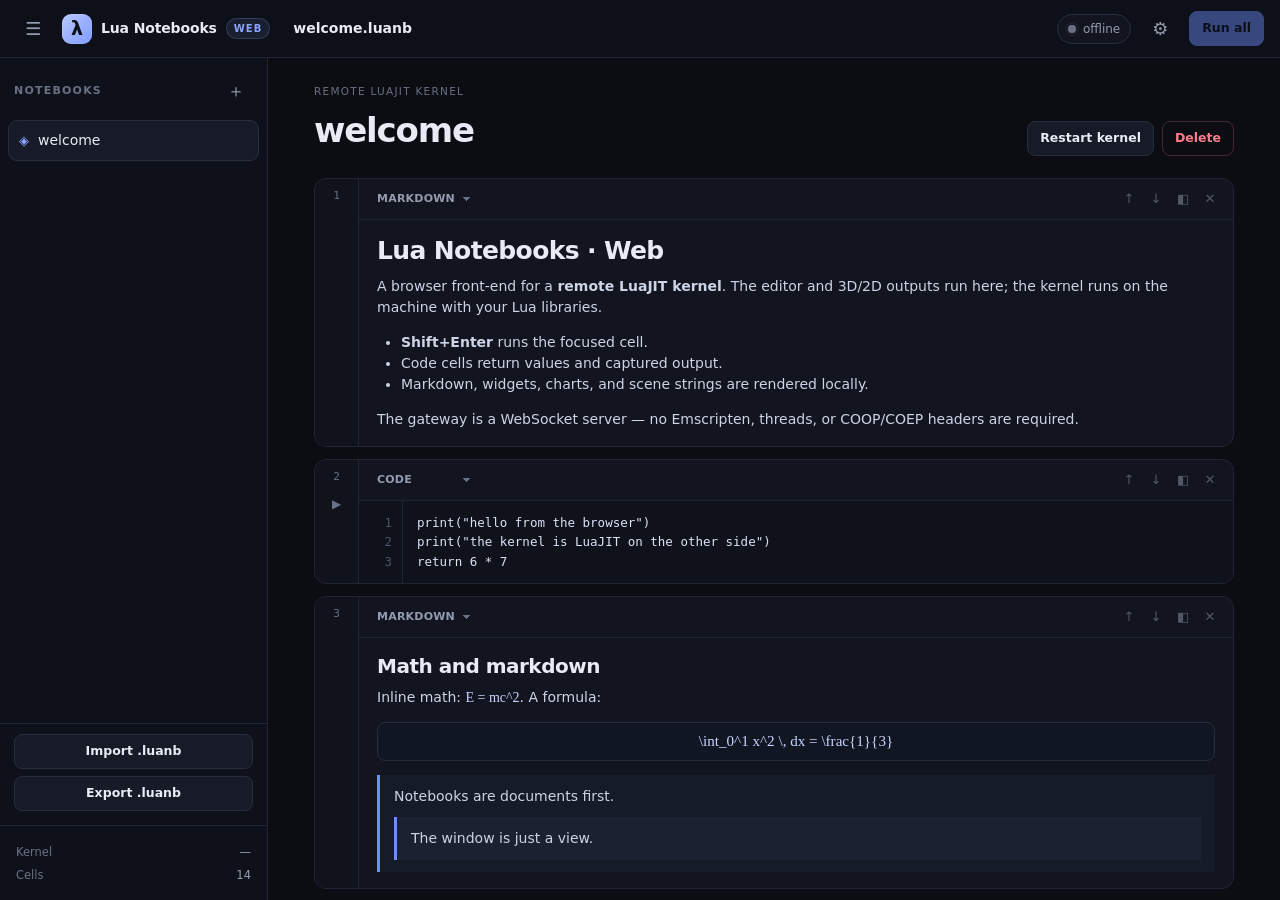
<file: webapp/index.html>
<!doctype html>
<html lang="en">
<head>
  <meta charset="utf-8">
  <meta name="viewport" content="width=device-width, initial-scale=1">
  <title>Lua Notebooks · Web</title>
  <link rel="stylesheet" href="css/app.css">
</head>
<body>
  <header class="topbar">
    <button class="icon-button" id="sidebar-toggle" title="Toggle notebooks" aria-label="Toggle notebooks">☰</button>
    <div class="brand">
      <span class="brand-mark">λ</span>
      <span class="brand-name">Lua Notebooks</span>
      <span class="brand-tag">web</span>
    </div>
    <input class="title-input" id="notebook-title" aria-label="Notebook title" spellcheck="false">
    <div class="topbar-spacer"></div>
    <div class="connection" id="connection">
      <span class="status-dot" id="status-dot"></span>
      <span class="status-label" id="status-label">offline</span>
    </div>
    <button class="icon-button" id="settings-button" title="Kernel settings" aria-label="Kernel settings">⚙</button>
    <button class="button button-primary" id="run-all" title="Run all code cells">Run all</button>
  </header>

  <div class="workspace">
    <aside class="sidebar" id="sidebar">
      <div class="sidebar-head">
        <h2>Notebooks</h2>
        <button class="icon-button" id="new-notebook" title="New notebook" aria-label="New notebook">＋</button>
      </div>
      <div class="notebook-list" id="notebook-list"></div>
      <div class="sidebar-actions">
        <button class="button" id="import-notebook">Import .luanb</button>
        <button class="button" id="export-notebook">Export .luanb</button>
        <input type="file" id="file-input" accept=".luanb,application/json" hidden>
      </div>
      <div class="sidebar-foot">
        <div class="foot-row"><span>Kernel</span><strong id="kernel-runtime">—</strong></div>
        <div class="foot-row"><span>Cells</span><strong id="cell-count">0</strong></div>
      </div>
    </aside>

    <main class="main" id="main">
      <div class="notebook-header">
        <div>
          <div class="eyebrow">Remote LuaJIT kernel</div>
          <h1 id="notebook-heading">Untitled</h1>
        </div>
        <div class="notebook-actions">
          <button class="button" id="restart-kernel">Restart kernel</button>
          <button class="button button-danger-ghost" id="delete-notebook">Delete</button>
        </div>
      </div>
      <div class="cells" id="cells"></div>
      <div class="cell-add">
        <button class="button button-primary-ghost" data-add="code">＋ Code cell</button>
        <button class="button" data-add="markdown">＋ Markdown cell</button>
      </div>
      <footer class="page-foot">
        <span>Shift+Enter run cell</span>
        <span>Ctrl/Cmd+S save</span>
        <span id="save-status">saved locally</span>
      </footer>
    </main>
  </div>

  <dialog class="dialog" id="settings-dialog">
    <form method="dialog" class="dialog-form" id="settings-form">
      <h2>Kernel connection</h2>
      <p class="muted">The gateway runs the LuaJIT kernel on the machine that has your libraries.</p>
      <label class="field">
        <span>WebSocket URL</span>
        <input id="ws-url" name="ws" spellcheck="false" placeholder="ws://127.0.0.1:8765">
      </label>
      <div class="dialog-actions">
        <button class="button" type="button" id="cancel-settings">Cancel</button>
        <button class="button button-primary" type="submit" id="connect-button">Connect</button>
      </div>
    </form>
  </dialog>

  <div class="toast" id="toast" role="status" aria-live="polite"></div>
  <script type="module" src="js/app.js"></script>
</body>
</html>
</file>
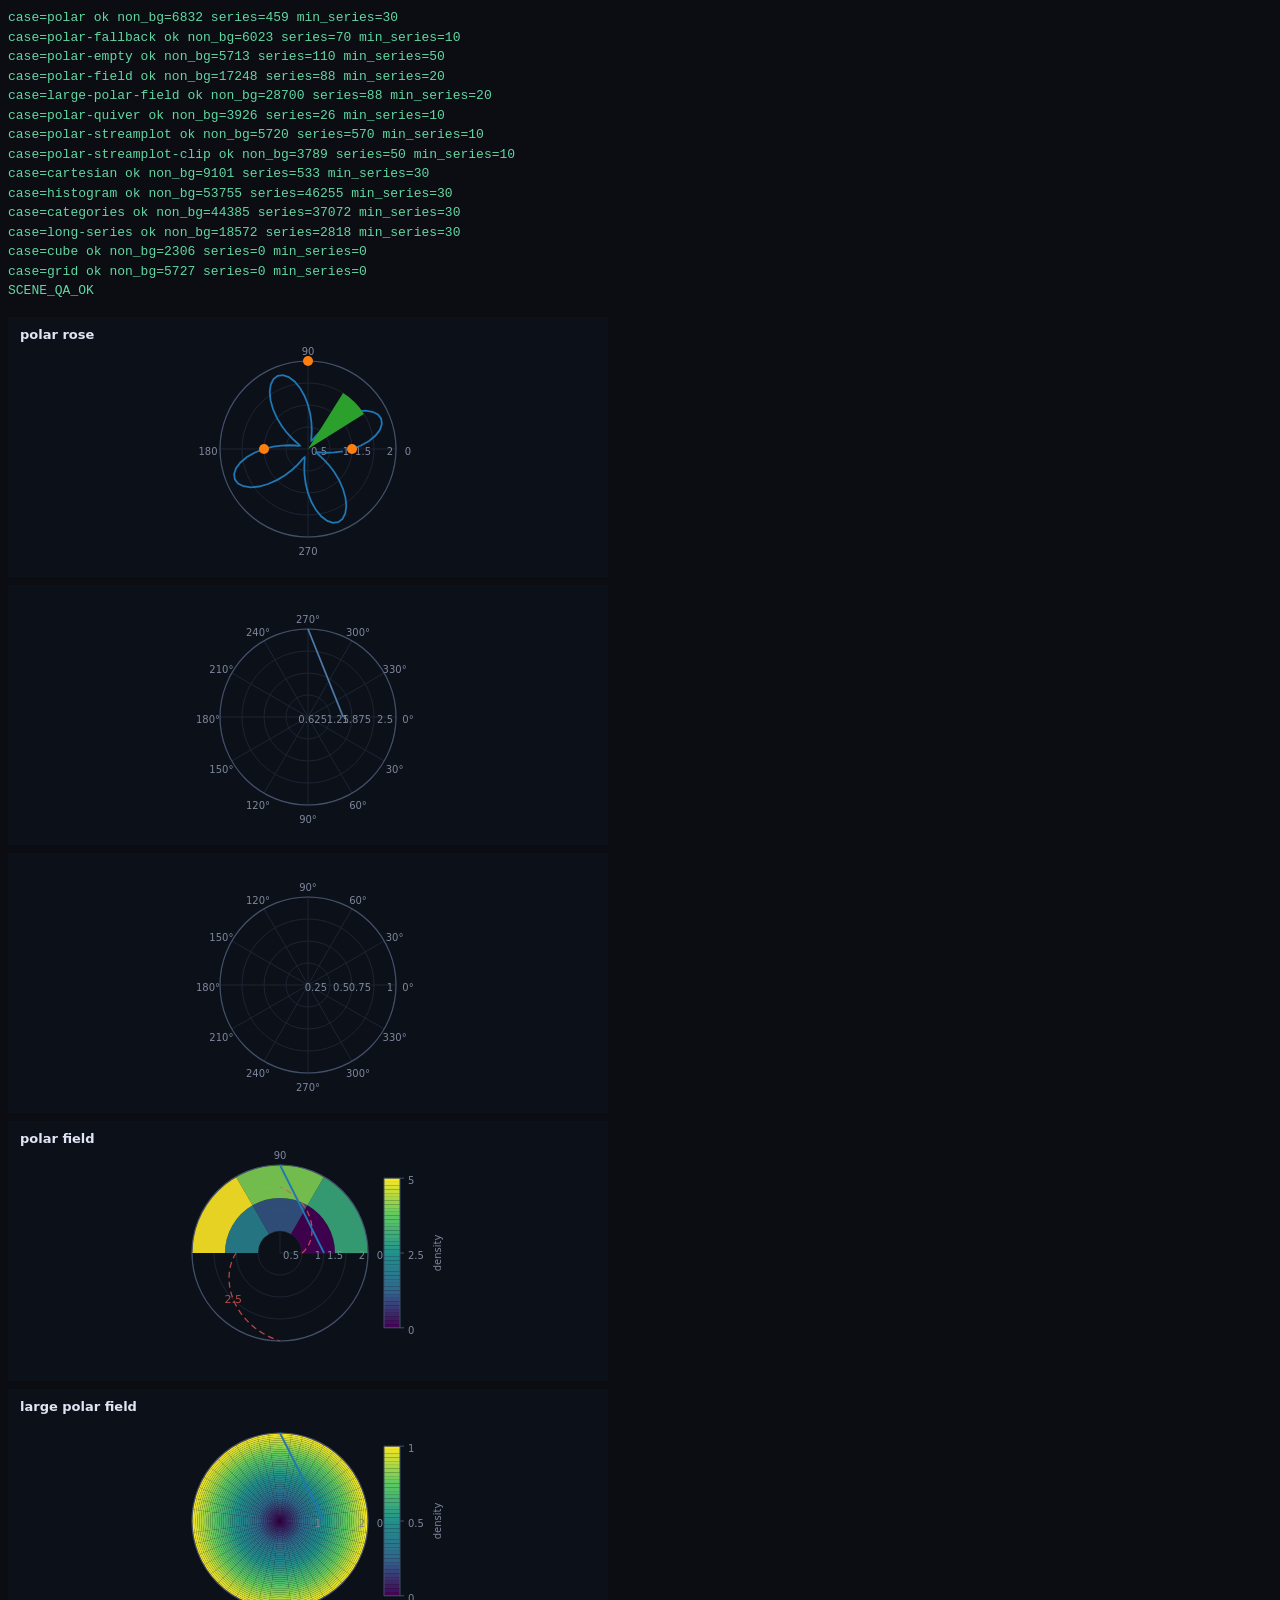
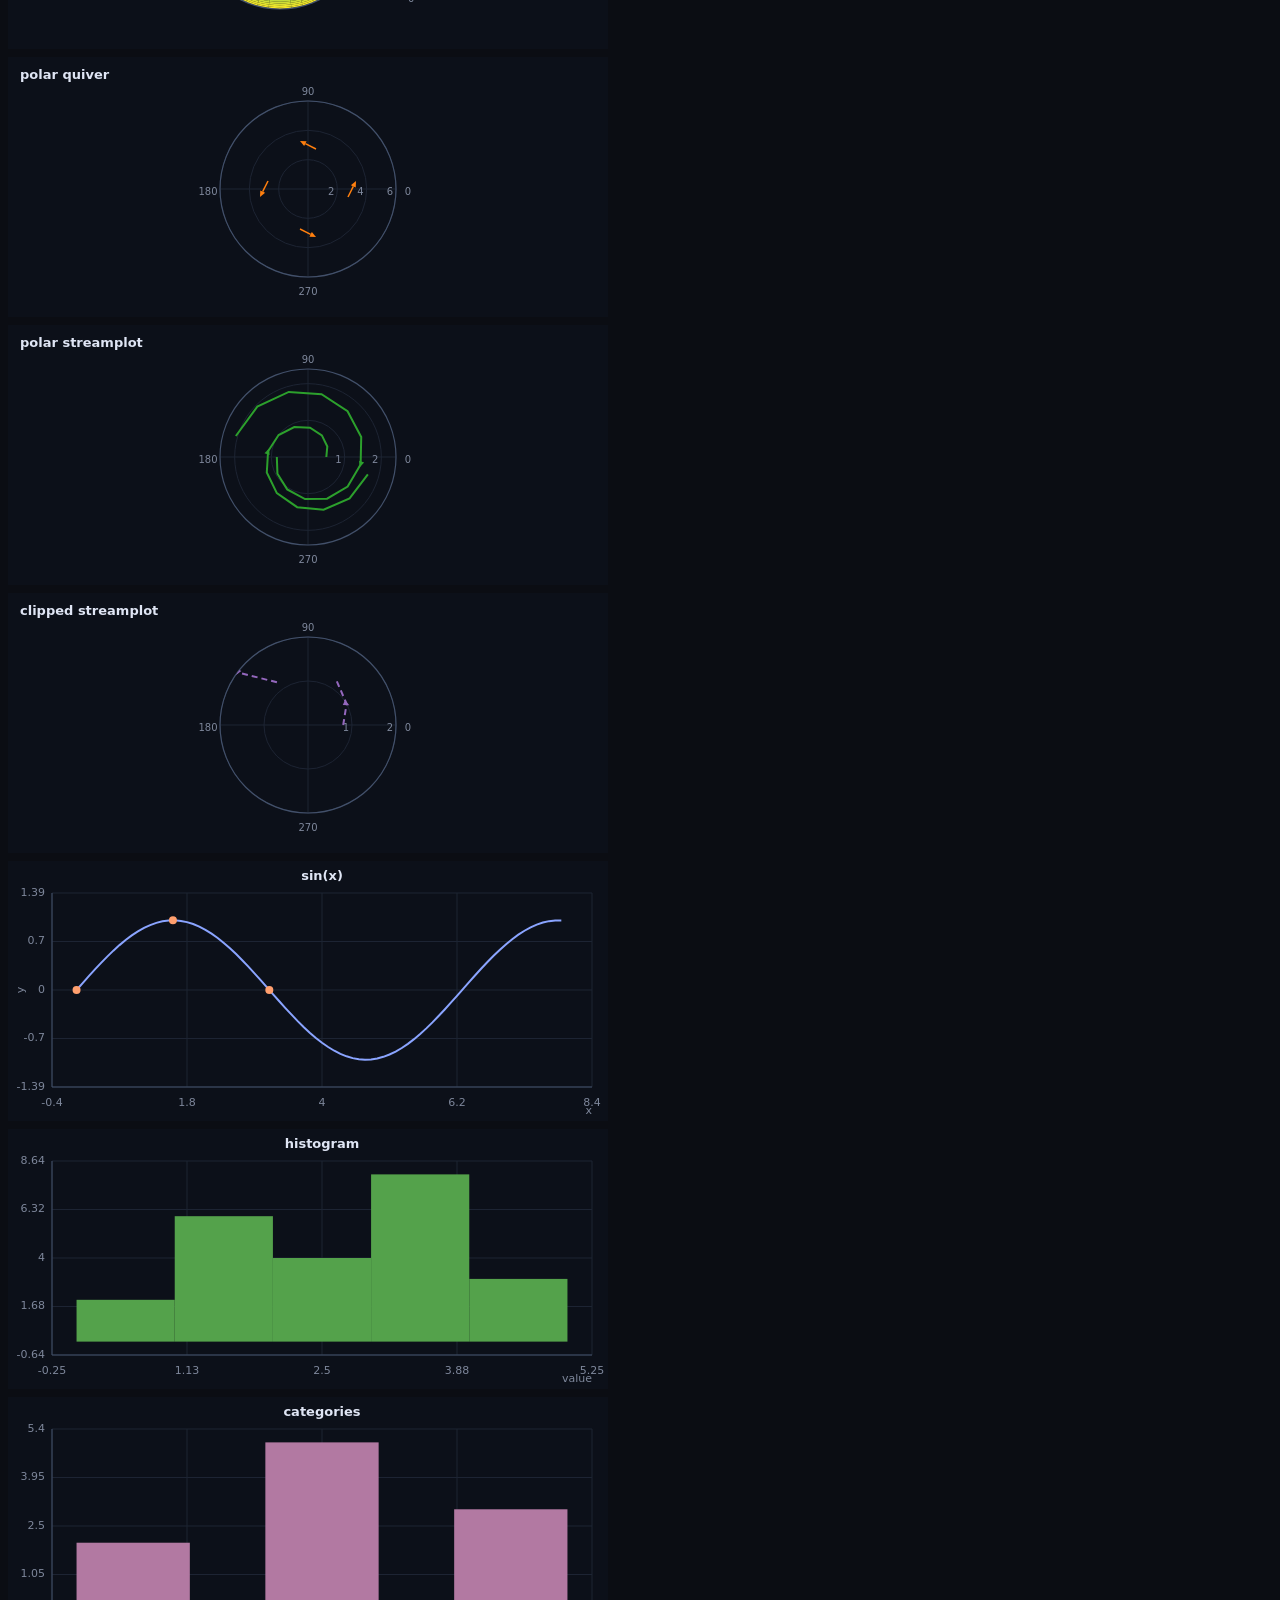
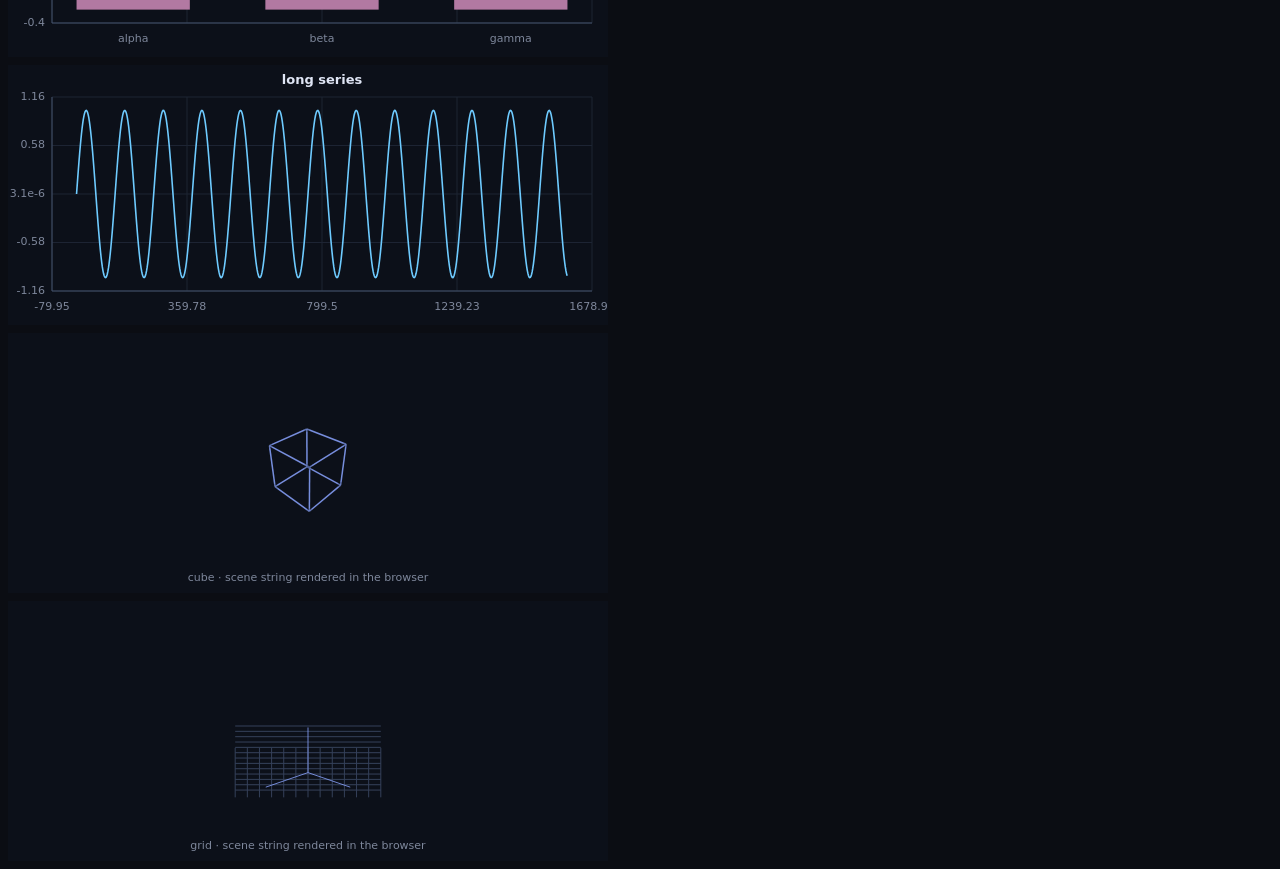
<file: webapp/tests/scene-qa.html>
<!doctype html>
<html lang="en">
<head>
  <meta charset="utf-8">
  <title>lua-notebooks scene QA</title>
  <style>
    body { margin: 0; background: #0b0d13; color: #e8ebf4;
      font: 13px/1.5 ui-sans-serif, system-ui, sans-serif; }
    #stage { display: grid; gap: 8px; padding: 8px; }
    canvas { display: block; width: 600px; height: 260px; }
    #result { margin: 8px; white-space: pre-wrap; color: #62d7a2; }
  </style>
</head>
<body>
  <pre id="result">SCENE_QA_RUNNING</pre>
  <div id="stage"></div>
  <script type="module">
    import { paintScene } from "../js/scene.js";
    import { sceneMatrix } from "./fixtures.js";

    const WIDTH = 600;
    const HEIGHT = 260;
    const BACKGROUND = [12, 16, 25]; // #0c1019
    const lines = [];
    let ok = true;

    function countPixels(data, color) {
      let nonBackground = 0;
      let series = 0;
      for (let offset = 0; offset < data.length; offset += 4) {
        const red = data[offset], green = data[offset + 1], blue = data[offset + 2];
        if (red !== BACKGROUND[0] || green !== BACKGROUND[1] || blue !== BACKGROUND[2]) {
          nonBackground += 1;
        }
        if (color && Math.abs(red - color[0]) <= 1
          && Math.abs(green - color[1]) <= 1
          && Math.abs(blue - color[2]) <= 1) {
          series += 1;
        }
      }
      return { nonBackground, series };
    }

    const stage = document.getElementById("stage");
    for (const entry of sceneMatrix) {
      const canvas = document.createElement("canvas");
      canvas.width = WIDTH;
      canvas.height = HEIGHT;
      canvas.style.width = `${WIDTH}px`;
      canvas.style.height = `${HEIGHT}px`;
      stage.appendChild(canvas);
      try {
        paintScene(canvas, entry.scene());
        const ctx = canvas.getContext("2d", { willReadFrequently: true });
        const image = ctx.getImageData(0, 0, canvas.width, canvas.height);
        const counts = countPixels(image.data, entry.seriesColor);
        const pass = counts.nonBackground >= 200
          && counts.series >= entry.minSeriesPixels;
        if (!pass) ok = false;
        lines.push(`case=${entry.name} ${pass ? "ok" : "FAIL"}`
          + ` non_bg=${counts.nonBackground}`
          + ` series=${counts.series}`
          + ` min_series=${entry.minSeriesPixels}`);
      } catch (error) {
        ok = false;
        lines.push(`case=${entry.name} FAIL error=${String(error)}`);
      }
    }
    lines.push(ok ? "SCENE_QA_OK" : "SCENE_QA_FAIL");
    document.getElementById("result").textContent = lines.join("\n");
    document.body.dataset.sceneQa = ok ? "ok" : "fail";
  </script>
</body>
</html>
</file>
<file: webapp/css/app.css>
:root {
  color-scheme: dark;
  --bg: #0b0d13;
  --panel: #12151f;
  --panel-2: #171b28;
  --panel-3: #1d2231;
  --border: #272d3d;
  --border-soft: #202535;
  --text: #e8ebf4;
  --muted: #939bad;
  --dim: #697184;
  --accent: #8aa4ff;
  --accent-strong: #6f8cff;
  --green: #62d7a2;
  --red: #ff7d8a;
  --amber: #f6c177;
  --mono: "SFMono-Regular", "Cascadia Code", "JetBrains Mono", Menlo, Consolas, monospace;
  --sans: Inter, ui-sans-serif, system-ui, -apple-system, "Segoe UI", sans-serif;
  --radius: 12px;
  --shadow: 0 18px 50px rgba(0,0,0,.35);
}
* { box-sizing: border-box; }
html, body { height: 100%; }
body {
  margin: 0; background: var(--bg); color: var(--text);
  font: 14px/1.5 var(--sans);
  -webkit-font-smoothing: antialiased;
  overflow: hidden;
}
button, input, select, textarea { font: inherit; color: inherit; }
button { cursor: pointer; }
::selection { background: rgba(138,164,255,.28); }
::-webkit-scrollbar { width: 10px; height: 10px; }
::-webkit-scrollbar-thumb { background: #2b3244; border-radius: 9px; border: 2px solid var(--bg); }
::-webkit-scrollbar-track { background: transparent; }

.topbar {
  height: 58px; display: flex; align-items: center; gap: 12px;
  padding: 0 16px; background: rgba(14,17,25,.94);
  border-bottom: 1px solid var(--border-soft);
  backdrop-filter: blur(14px); position: relative; z-index: 20;
}
.brand { display: flex; align-items: center; gap: 9px; white-space: nowrap; }
.brand-mark {
  width: 30px; height: 30px; display: grid; place-items: center;
  border-radius: 9px; color: #0b0d13; font-weight: 800; font-size: 19px;
  background: linear-gradient(135deg, #b7c7ff, #7f9cff);
  box-shadow: 0 0 0 1px rgba(255,255,255,.08) inset;
}
.brand-name { font-weight: 650; letter-spacing: -.01em; }
.brand-tag {
  font-size: 10px; font-weight: 700; letter-spacing: .1em; text-transform: uppercase;
  color: var(--accent); background: rgba(138,164,255,.1);
  border: 1px solid rgba(138,164,255,.22); border-radius: 999px; padding: 2px 7px;
}
.title-input {
  min-width: 120px; max-width: 360px; width: 28vw;
  background: transparent; border: 1px solid transparent; border-radius: 8px;
  padding: 7px 10px; color: var(--text); font-weight: 550;
}
.title-input:hover { border-color: var(--border); }
.title-input:focus { outline: none; border-color: var(--accent-strong); background: var(--panel); }
.topbar-spacer { flex: 1; }
.connection {
  display: flex; align-items: center; gap: 7px; padding: 5px 10px;
  border: 1px solid var(--border); border-radius: 999px; background: var(--panel);
  color: var(--muted); font-size: 12px; white-space: nowrap;
}
.status-dot { width: 8px; height: 8px; border-radius: 50%; background: var(--dim); box-shadow: 0 0 0 3px rgba(105,113,132,.1); }
.connection.connecting .status-dot { background: var(--amber); animation: pulse 1.1s infinite; }
.connection.ready .status-dot { background: var(--green); box-shadow: 0 0 0 3px rgba(98,215,162,.12); }
.connection.error .status-dot { background: var(--red); }
@keyframes pulse { 50% { opacity: .3; } }

.icon-button {
  width: 34px; height: 34px; display: grid; place-items: center;
  border: 1px solid transparent; border-radius: 8px; background: transparent;
  color: var(--muted); font-size: 18px; line-height: 1;
}
.icon-button:hover { color: var(--text); background: var(--panel-2); border-color: var(--border); }
.button {
  border: 1px solid var(--border); background: var(--panel-2); color: var(--text);
  border-radius: 8px; padding: 7px 12px; font-size: 12.5px; font-weight: 550;
  transition: background .15s, border-color .15s, transform .05s;
}
.button:hover { background: var(--panel-3); border-color: #353d52; }
.button:active { transform: translateY(1px); }
.button:disabled { opacity: .45; cursor: not-allowed; }
.button-primary { background: var(--accent-strong); border-color: var(--accent-strong); color: #0b1020; }
.button-primary:hover { background: #8aa4ff; border-color: #8aa4ff; }
.button-primary-ghost { color: var(--accent); border-color: rgba(138,164,255,.3); background: rgba(138,164,255,.07); }
.button-primary-ghost:hover { background: rgba(138,164,255,.13); }
.button-danger-ghost { color: var(--red); border-color: rgba(255,125,138,.24); background: transparent; }
.button-danger-ghost:hover { background: rgba(255,125,138,.08); }

.workspace { display: flex; height: calc(100vh - 58px); }
.sidebar {
  width: 268px; flex: 0 0 268px; background: #0e1119;
  border-right: 1px solid var(--border-soft); display: flex; flex-direction: column;
  transition: margin-left .2s ease;
}
.sidebar-head { display: flex; align-items: center; justify-content: space-between; padding: 16px 14px 8px; }
.sidebar-head h2 { margin: 0; font-size: 11px; letter-spacing: .11em; text-transform: uppercase; color: var(--dim); }
.notebook-list { flex: 1; overflow-y: auto; padding: 4px 8px 12px; }
.notebook-item {
  display: flex; align-items: center; gap: 9px; width: 100%; text-align: left;
  border: 1px solid transparent; border-radius: 9px; background: transparent;
  padding: 9px 10px; color: var(--muted); margin-bottom: 2px;
}
.notebook-item:hover { background: var(--panel); color: var(--text); }
.notebook-item.active { background: var(--panel-2); border-color: var(--border); color: var(--text); }
.notebook-item .nb-icon { color: var(--accent); font-size: 13px; }
.notebook-item .nb-name { overflow: hidden; text-overflow: ellipsis; white-space: nowrap; }
.sidebar-actions { display: grid; gap: 7px; padding: 10px 14px 14px; border-top: 1px solid var(--border-soft); }
.sidebar-actions .button { text-align: center; }
.sidebar-foot { padding: 12px 16px 16px; border-top: 1px solid var(--border-soft); }
.foot-row { display: flex; justify-content: space-between; color: var(--dim); font-size: 11.5px; margin-top: 6px; }
.foot-row strong { color: var(--muted); font-weight: 500; }

.main { flex: 1; min-width: 0; overflow-y: auto; padding: 26px clamp(18px, 4vw, 46px) 40px; scroll-behavior: smooth; }
.notebook-header { display: flex; align-items: flex-end; justify-content: space-between; gap: 20px; margin-bottom: 22px; }
.eyebrow { font-size: 10.5px; letter-spacing: .12em; text-transform: uppercase; color: var(--dim); margin-bottom: 5px; }
.notebook-header h1 { margin: 0; font-size: clamp(24px, 3vw, 34px); letter-spacing: -.035em; font-weight: 650; }
.notebook-actions { display: flex; gap: 8px; }
.cells { max-width: 980px; margin: 0 auto; display: grid; gap: 12px; }
.cell {
  display: grid; grid-template-columns: 44px minmax(0, 1fr);
  background: var(--panel); border: 1px solid var(--border-soft); border-radius: var(--radius);
  overflow: hidden; transition: border-color .18s, box-shadow .18s;
}
.cell:focus-within { border-color: #33405e; box-shadow: 0 0 0 3px rgba(111,140,255,.06); }
.cell.running { border-color: rgba(246,193,119,.45); }
.cell.collapsed .cell-body > :not(.cell-head) { display: none; }
.cell-gutter {
  display: flex; flex-direction: column; align-items: center; gap: 8px;
  padding: 10px 0; border-right: 1px solid var(--border-soft); background: #10131c;
}
.cell-index { color: var(--dim); font: 11px var(--mono); }
.run-button {
  width: 26px; height: 26px; border-radius: 7px; border: 1px solid transparent;
  background: transparent; color: var(--dim); display: grid; place-items: center;
  font-size: 12px;
}
.run-button:hover { color: var(--green); background: rgba(98,215,162,.08); border-color: rgba(98,215,162,.22); }
.cell.running .run-button { color: var(--amber); }
.cell-body { min-width: 0; padding: 0; }
.cell-head { display: flex; align-items: center; gap: 8px; padding: 7px 10px; border-bottom: 1px solid var(--border-soft); }
.kind-select {
  appearance: none; background: transparent; border: 1px solid transparent; border-radius: 6px;
  padding: 3px 22px 3px 7px; color: var(--muted); font-size: 11px; font-weight: 600;
  letter-spacing: .02em; background-image: linear-gradient(45deg, transparent 50%, var(--dim) 50%), linear-gradient(135deg, var(--dim) 50%, transparent 50%);
  background-position: calc(100% - 11px) 50%, calc(100% - 7px) 50%;
  background-size: 4px 4px, 4px 4px; background-repeat: no-repeat;
}
.kind-select:hover { border-color: var(--border); color: var(--text); }
.cell-head-spacer { flex: 1; }
.cell-actions { display: flex; gap: 1px; opacity: .5; transition: opacity .15s; }
.cell:hover .cell-actions, .cell:focus-within .cell-actions { opacity: 1; }
.cell-actions .icon-button { width: 26px; height: 26px; font-size: 13px; border-radius: 6px; }
.cell-actions .danger:hover { color: var(--red); }

.editor { display: grid; grid-template-columns: 44px minmax(0, 1fr); background: #0f121a; }
.line-numbers {
  padding: 12px 0; text-align: right; color: #4b5368; font: 12.5px/1.55 var(--mono);
  user-select: none; overflow: hidden; border-right: 1px solid var(--border-soft);
}
.line-numbers span { display: block; padding: 0 10px 0 0; }
.code-input {
  display: block; width: 100%; min-height: 52px; resize: none; border: 0; outline: none;
  background: transparent; color: #dce3f7; caret-color: var(--accent);
  padding: 12px 14px; font: 12.5px/1.55 var(--mono);
  tab-size: 2; white-space: pre; overflow: hidden;
}
.code-input::placeholder { color: #4f586d; }
.markdown-cell { position: relative; }
.markdown-input {
  display: none; width: 100%; min-height: 120px; resize: vertical; border: 0; outline: none;
  background: #0f121a; color: #cfd7eb; padding: 14px 16px;
  font: 12.5px/1.6 var(--mono);
}
.markdown-cell.editing .markdown-input { display: block; }
.markdown-cell.editing .markdown-preview { display: none; }
.markdown-preview { padding: 16px 18px; font-size: 14px; cursor: text; }
.markdown-edit {
  position: absolute; right: 10px; top: 8px; z-index: 2;
  border: 1px solid var(--border); border-radius: 6px; background: var(--panel-2);
  color: var(--muted); padding: 3px 8px; font-size: 10.5px; opacity: 0; transition: opacity .15s;
}
.markdown-cell:hover .markdown-edit { opacity: 1; }
.markdown-edit:hover { color: var(--text); border-color: #3a435b; }
.markdown-preview:empty { display: none; }
.markdown-preview > :first-child { margin-top: 0; }
.markdown-preview > :last-child { margin-bottom: 0; }
.markdown-preview h1, .markdown-preview h2, .markdown-preview h3 { letter-spacing: -.025em; line-height: 1.2; }
.markdown-preview h1 { font-size: 25px; margin: 18px 0 10px; }
.markdown-preview h2 { font-size: 20px; margin: 18px 0 8px; }
.markdown-preview h3 { font-size: 16px; margin: 15px 0 7px; }
.markdown-preview p { margin: 9px 0; color: #cdd4e5; }
.markdown-preview a { color: var(--accent); text-decoration: none; border-bottom: 1px solid rgba(138,164,255,.3); }
.markdown-preview a:hover { border-bottom-color: var(--accent); }
.markdown-preview code { font: 12.5px var(--mono); background: #1b2130; border: 1px solid #293145; border-radius: 5px; padding: 1px 5px; color: #c7d6ff; }
.markdown-preview pre { background: #0d1018; border: 1px solid var(--border); border-radius: 8px; padding: 12px 14px; overflow-x: auto; }
.markdown-preview pre code { background: none; border: 0; padding: 0; color: #d5def4; }
.markdown-preview .code-block { margin: 12px 0; }
.markdown-preview .code-head { display: flex; align-items: center; justify-content: space-between; gap: 12px; padding: 4px 9px; background: #0d1018; border: 1px solid var(--border); border-bottom: 0; border-radius: 8px 8px 0 0; font: 11px/1.4 var(--mono); color: var(--muted); }
.markdown-preview .code-lang { letter-spacing: 0.08em; text-transform: uppercase; }
.markdown-preview .copy-code { border: 1px solid var(--border); border-radius: 5px; background: #151a23; color: var(--text); font: inherit; padding: 1px 7px; cursor: pointer; }
.markdown-preview .code-block pre { margin: 0; border-top-left-radius: 0; border-top-right-radius: 0; }
.markdown-preview .heading-permalink { opacity: 0; margin-left: 6px; font-size: .72em; font-weight: 400; color: var(--muted); text-decoration: none; border-bottom: 0; }
.markdown-preview h1:hover .heading-permalink, .markdown-preview h2:hover .heading-permalink, .markdown-preview h3:hover .heading-permalink, .markdown-preview h4:hover .heading-permalink, .markdown-preview h5:hover .heading-permalink, .markdown-preview h6:hover .heading-permalink, .markdown-preview .heading-permalink:focus { opacity: 1; color: var(--accent); }
.markdown-preview .math-display { margin: 14px 0; padding: 10px 14px; text-align: center; font: 1.08em "Cambria Math", "STIX Two Math", serif; color: #c9d5ff; background: #111722; border: 1px solid var(--border); border-radius: 8px; overflow-x: auto; }
.markdown-preview ul, .markdown-preview ol { color: #cdd4e5; padding-left: 24px; }
.markdown-preview blockquote { margin: 10px 0; padding: 2px 14px; border-left: 3px solid var(--accent-strong); color: var(--muted); background: rgba(138,164,255,.04); }
.markdown-preview mark { background: rgba(246,193,119,.2); color: #ffe2ad; border-radius: 3px; padding: 0 2px; }
.markdown-preview del { color: var(--dim); }
.markdown-preview table.markdown-table { width: 100%; border-collapse: collapse; margin: 12px 0 16px; font-size: 13.5px; }
.markdown-preview .markdown-table th, .markdown-preview .markdown-table td { border: 1px solid var(--border); padding: 6px 9px; text-align: left; vertical-align: top; }
.markdown-preview .markdown-table th { background: #1b2130; font-weight: 650; }
.markdown-preview .markdown-table .align-center { text-align: center; }
.markdown-preview .markdown-table .align-right { text-align: right; }
.markdown-preview .footnote-ref { font-size: .72em; line-height: 0; vertical-align: super; }
.markdown-preview .footnote-ref a { text-decoration: none; border-bottom: 0; }
.markdown-preview .footnotes { margin-top: 14px; padding-top: 8px; border-top: 1px solid var(--border); color: var(--muted); font-size: 13px; }
.markdown-preview .footnotes ol { padding-left: 22px; }
.markdown-preview .footnote-back { margin-left: 4px; text-decoration: none; border-bottom: 0; }
.markdown-preview .callout { margin: 12px 0; padding: 10px 14px; border-left: 4px solid var(--accent); border-radius: 7px; background: #111722; }
.markdown-preview .callout-title { margin: 0 0 4px; font-size: 0.72rem; font-weight: 700; letter-spacing: 0.06em; text-transform: uppercase; color: #cdd4e5; }
.markdown-preview .callout p { margin: 4px 0; }
.markdown-preview .callout-note { border-left-color: #4b8bf5; }
.markdown-preview .callout-tip { border-left-color: #3fa66a; }
.markdown-preview .callout-important { border-left-color: #9b6bdf; }
.markdown-preview .callout-warning { border-left-color: #d79a31; }
.markdown-preview .callout-caution { border-left-color: #d15b5b; }
.markdown-preview dl { margin: 10px 0 14px; }
.markdown-preview dt { font-weight: 650; margin-top: 7px; color: #d6def0; }
.markdown-preview dd { margin: 2px 0 7px 20px; color: var(--muted); }
.markdown-preview hr { border: 0; border-top: 1px solid var(--border); margin: 18px 0; }
.math { font-family: "Cambria Math", "STIX Two Math", serif; color: #c9d5ff; }

.output { padding: 0; }
.output:empty { display: none; }
.stdout {
  margin: 0; padding: 11px 14px; white-space: pre-wrap; word-break: break-word;
  font: 12.5px/1.55 var(--mono); color: #aab6cd; background: #0c0f16;
}
.stdout:empty { display: none; }
.stdout.has-output { border-top: 1px solid var(--border-soft); }
.value-row { display: flex; align-items: baseline; gap: 8px; padding: 9px 14px; border-top: 1px solid var(--border-soft); font: 12.5px var(--mono); }
.value-label { color: var(--dim); font: 10px var(--sans); text-transform: uppercase; letter-spacing: .1em; }
.value-text { color: var(--green); white-space: pre-wrap; word-break: break-word; }
.error-text {
  padding: 10px 14px; border-top: 1px solid rgba(255,125,138,.18); background: rgba(255,125,138,.055);
  color: var(--red); white-space: pre-wrap; font: 12px/1.55 var(--mono);
}
.scene-wrap { border-top: 1px solid var(--border-soft); background: #0b0e15; padding: 10px; }
.scene-canvas { display: block; width: 100%; height: 230px; border-radius: 8px; background: #0c1019; }
.scene-caption { display: flex; justify-content: space-between; gap: 10px; padding: 7px 4px 1px; color: var(--dim); font-size: 11px; }
.widgets { display: grid; gap: 8px; padding: 11px 14px; border-top: 1px solid var(--border-soft); }
.widget { display: grid; gap: 5px; }
.widget-row { display: flex; align-items: center; gap: 10px; }
.widget-label { color: var(--muted); font-size: 12px; min-width: 84px; }
.widget input[type=range] { flex: 1; accent-color: var(--accent-strong); }
.widget-value { color: var(--text); font: 11.5px var(--mono); min-width: 46px; text-align: right; }
.widget select, .widget input[type=text], .widget input[type=number] {
  background: #0f121a; border: 1px solid var(--border); border-radius: 6px; padding: 5px 8px; color: var(--text);
}
.widget-checkbox { display: flex; align-items: center; gap: 8px; color: var(--muted); }
.widget-checkbox input { accent-color: var(--accent-strong); }
.widget-progress { height: 7px; border-radius: 99px; background: #232a3b; overflow: hidden; }
.widget-progress > span { display: block; height: 100%; background: linear-gradient(90deg, var(--accent-strong), var(--green)); }
.widget-shader { display: grid; gap: 5px; }
.widget-shader-canvas {
  display: block; width: 100%; height: 180px; border: 1px solid var(--border-soft);
  border-radius: 8px; background: #0c1019;
}
.widget-shader-caption { display: flex; justify-content: space-between; gap: 10px; color: var(--dim); font-size: 11px; }
.widget-shader-caption > span:first-child { color: var(--muted); }
.widget-shader-message {
  min-height: 84px; border: 1px dashed var(--border); border-radius: 8px;
  display: grid; place-items: center; padding: 14px; color: var(--dim);
  font-size: 12px; text-align: center;
  background: repeating-linear-gradient(135deg, #0e121b 0, #0e121b 9px, #111624 9px, #111624 18px);
}
.widget-label-text { color: var(--text); font-size: 12.5px; }
.cell-add { max-width: 980px; margin: 14px auto 0; display: flex; gap: 8px; }
.page-foot { max-width: 980px; margin: 28px auto 0; display: flex; gap: 18px; flex-wrap: wrap; color: var(--dim); font-size: 11px; }
.page-foot span:last-child { margin-left: auto; }

.dialog { border: 1px solid var(--border); border-radius: 14px; background: var(--panel); color: var(--text); padding: 0; width: min(440px, calc(100vw - 30px)); box-shadow: var(--shadow); }
.dialog::backdrop { background: rgba(0,0,0,.58); backdrop-filter: blur(3px); }
.dialog-form { padding: 22px; }
.dialog h2 { margin: 0 0 6px; font-size: 18px; letter-spacing: -.02em; }
.muted { color: var(--muted); font-size: 12.5px; margin: 0 0 16px; }
.field { display: grid; gap: 6px; font-size: 12px; color: var(--muted); }
.field input { background: #0c0f16; border: 1px solid var(--border); border-radius: 8px; padding: 9px 10px; color: var(--text); font-family: var(--mono); font-size: 12.5px; }
.field input:focus { outline: none; border-color: var(--accent-strong); }
.dialog-actions { display: flex; justify-content: flex-end; gap: 8px; margin-top: 18px; }
.toast {
  position: fixed; left: 50%; bottom: 22px; transform: translate(-50%, 20px);
  background: #1a2030; border: 1px solid #333c53; color: var(--text); border-radius: 9px;
  padding: 9px 14px; box-shadow: var(--shadow); font-size: 12.5px; opacity: 0; pointer-events: none;
  transition: opacity .2s, transform .2s; z-index: 50; max-width: min(520px, calc(100vw - 30px));
}
.toast.visible { opacity: 1; transform: translate(-50%, 0); }
.toast.error { border-color: rgba(255,125,138,.4); color: #ffd5da; }

@media (max-width: 860px) {
  body { overflow: auto; }
  .topbar { position: sticky; top: 0; }
  .brand-name, .brand-tag { display: none; }
  .title-input { width: auto; flex: 1; max-width: none; }
  .workspace { height: auto; min-height: calc(100vh - 58px); }
  .sidebar { position: fixed; z-index: 15; top: 58px; bottom: 0; left: 0; margin-left: -280px; box-shadow: var(--shadow); }
  .sidebar.open { margin-left: 0; }
  .main { padding: 20px 14px 34px; }
  .notebook-header { align-items: flex-start; flex-direction: column; gap: 12px; }
  .notebook-actions { width: 100%; }
  .notebook-actions .button { flex: 1; }
  .cell { grid-template-columns: 36px minmax(0, 1fr); }
  .editor { grid-template-columns: 34px minmax(0, 1fr); }
  .line-numbers span { padding-right: 7px; }
  .page-foot span:last-child { margin-left: 0; }
  #run-all { display: none; }
}
</file>
